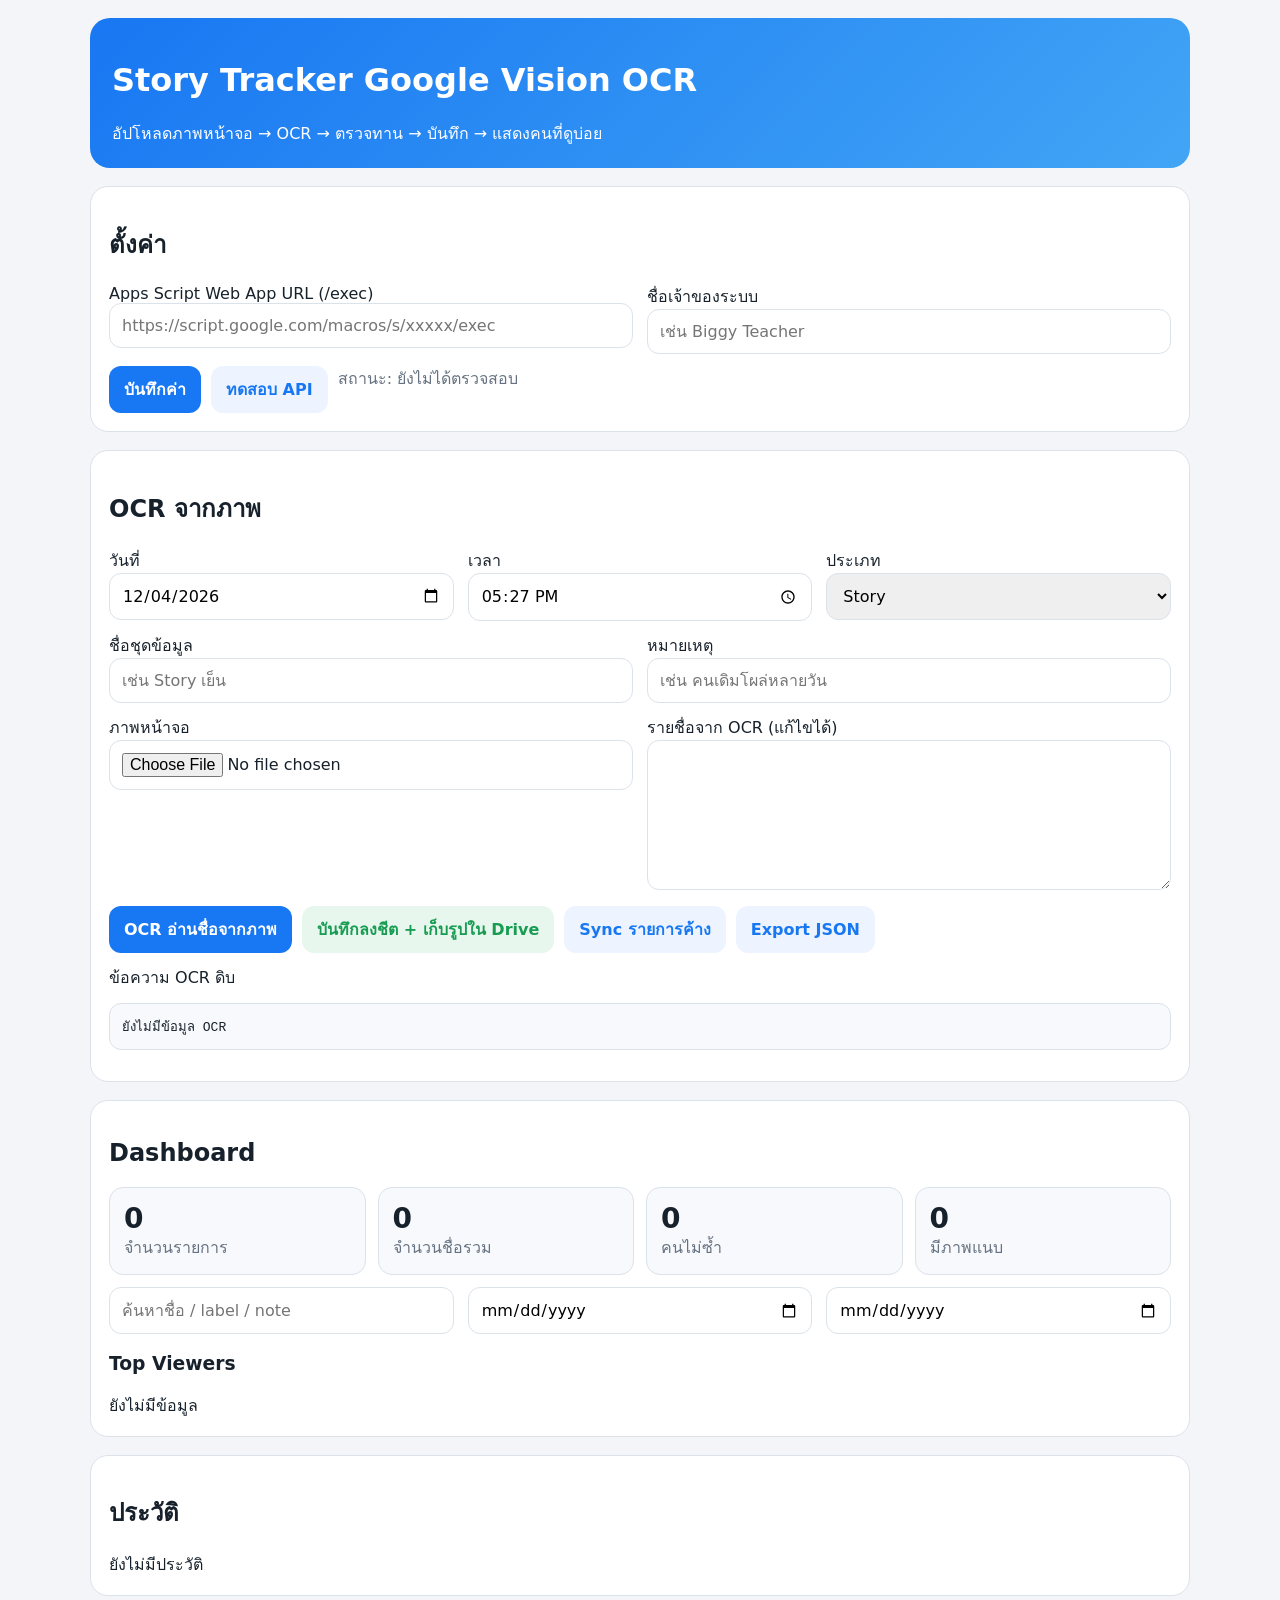
<file: index.html>
<!DOCTYPE html>
<html lang="th"><head><meta charset="UTF-8"><meta name="viewport" content="width=device-width,initial-scale=1">
<title>Story Tracker OCR</title>
<style>
body{font-family:system-ui,-apple-system,sans-serif;margin:0;background:#f3f5f8;color:#17212b}
.wrap{max-width:1100px;margin:0 auto;padding:18px}.panel{background:#fff;border:1px solid #dbe2ea;border-radius:18px;padding:18px;margin-bottom:18px}
.hero{background:linear-gradient(135deg,#1877f2,#42a5f5);color:#fff;border-radius:20px;padding:22px;margin-bottom:18px}
.grid{display:grid;gap:14px}.g2{grid-template-columns:1fr 1fr}.g3{grid-template-columns:1fr 1fr 1fr}@media(max-width:900px){.g2,.g3{grid-template-columns:1fr}}
input,select,textarea,button{font:inherit} input,select,textarea{width:100%;padding:12px;border:1px solid #dbe2ea;border-radius:12px;box-sizing:border-box}
textarea{min-height:150px} button{padding:11px 15px;border:0;border-radius:12px;cursor:pointer;font-weight:700}
.primary{background:#1877f2;color:#fff}.ghost{background:#edf4ff;color:#1877f2}.success{background:#e8f7ee;color:#179c52}
.actions{display:flex;gap:10px;flex-wrap:wrap}.muted{color:#667281}.stats{display:grid;grid-template-columns:repeat(4,1fr);gap:12px}@media(max-width:900px){.stats{grid-template-columns:1fr 1fr}}
.stat{background:#f7f9fc;border:1px solid #dbe2ea;border-radius:14px;padding:14px}.num{font-size:28px;font-weight:900}
.list{display:flex;flex-direction:column;gap:10px}.item{background:#f7f9fc;border:1px solid #dbe2ea;border-radius:14px;padding:14px;display:flex;justify-content:space-between;gap:12px;flex-wrap:wrap}
img{max-width:100%;max-height:280px;border:1px solid #dbe2ea;border-radius:12px}
pre{white-space:pre-wrap;background:#f7f9fc;border:1px solid #dbe2ea;border-radius:12px;padding:12px}
.tag{display:inline-block;background:#fff;border:1px solid #dbe2ea;border-radius:999px;padding:5px 9px;margin:4px 6px 0 0;font-size:12px}
</style></head><body><div class="wrap">
<div class="hero"><h1>Story Tracker Google Vision OCR</h1><div>อัปโหลดภาพหน้าจอ → OCR → ตรวจทาน → บันทึก → แสดงคนที่ดูบ่อย</div></div>

<div class="panel">
<h2>ตั้งค่า</h2>
<div class="grid g2">
<div><div>Apps Script Web App URL (/exec)</div><input id="apiUrl" placeholder="https://script.google.com/macros/s/xxxxx/exec"></div>
<div><div>ชื่อเจ้าของระบบ</div><input id="ownerName" placeholder="เช่น Biggy Teacher"></div>
</div>
<div class="actions" style="margin-top:12px">
<button class="primary" id="saveCfg">บันทึกค่า</button>
<button class="ghost" id="testApi">ทดสอบ API</button>
<div id="status" class="muted">สถานะ: ยังไม่ได้ตรวจสอบ</div>
</div>
</div>

<div class="panel">
<h2>OCR จากภาพ</h2>
<div class="grid g3">
<div><div>วันที่</div><input id="date" type="date"></div>
<div><div>เวลา</div><input id="time" type="time"></div>
<div><div>ประเภท</div><select id="type"><option value="story">Story</option><option value="reel">Reel</option><option value="post">Post</option><option value="other">Other</option></select></div>
</div>
<div class="grid g2" style="margin-top:12px">
<div><div>ชื่อชุดข้อมูล</div><input id="label" placeholder="เช่น Story เย็น"></div>
<div><div>หมายเหตุ</div><input id="note" placeholder="เช่น คนเดิมโผล่หลายวัน"></div>
</div>
<div class="grid g2" style="margin-top:12px">
<div><div>ภาพหน้าจอ</div><input id="image" type="file" accept="image/*"><div style="margin-top:10px"><img id="preview" style="display:none"></div></div>
<div><div>รายชื่อจาก OCR (แก้ไขได้)</div><textarea id="viewers"></textarea></div>
</div>
<div class="actions" style="margin-top:12px">
<button class="primary" id="runOcr">OCR อ่านชื่อจากภาพ</button>
<button class="success" id="saveEntry">บันทึกลงชีต + เก็บรูปใน Drive</button>
<button class="ghost" id="syncPending">Sync รายการค้าง</button>
<button class="ghost" id="exportJson">Export JSON</button>
</div>
<div style="margin-top:12px"><div>ข้อความ OCR ดิบ</div><pre id="rawText">ยังไม่มีข้อมูล OCR</pre></div>
</div>

<div class="panel">
<h2>Dashboard</h2>
<div class="stats" id="stats"></div>
<div class="grid g3" style="margin-top:12px">
<input id="search" placeholder="ค้นหาชื่อ / label / note"><input id="start" type="date"><input id="end" type="date">
</div>
<h3>Top Viewers</h3><div class="list" id="ranking"></div>
</div>

<div class="panel">
<h2>ประวัติ</h2><div class="list" id="history"></div>
</div>

<script>
const K={data:'st_gv_data',cfg:'st_gv_cfg'};
const $=id=>document.getElementById(id);
const today=()=>{const d=new Date();return `${d.getFullYear()}-${String(d.getMonth()+1).padStart(2,'0')}-${String(d.getDate()).padStart(2,'0')}`};
const nowTime=()=>{const d=new Date();return `${String(d.getHours()).padStart(2,'0')}:${String(d.getMinutes()).padStart(2,'0')}`};
const uid=()=>window.crypto?.randomUUID?.()||('id-'+Date.now()+'-'+Math.random().toString(16).slice(2));
const getJ=(k,f)=>{try{return JSON.parse(localStorage.getItem(k))??f}catch{return f}};
const setJ=(k,v)=>localStorage.setItem(k,JSON.stringify(v));
const cfg=()=>getJ(K.cfg,{apiUrl:'',ownerName:''});
const rows=()=>getJ(K.data,[]);
const esc=s=>String(s??'').replaceAll('&','&amp;').replaceAll('<','&lt;').replaceAll('>','&gt;').replaceAll('"','&quot;').replaceAll("'","&#039;");
const norm=raw=>{const m=new Map(); String(raw||'').split(/\n|,/g).map(x=>x.trim()).filter(Boolean).forEach(n=>{const k=n.toLowerCase();if(!m.has(k))m.set(k,n)}); return [...m.values()]};
const fileToB64=f=>new Promise((res,rej)=>{const r=new FileReader();r.onload=()=>res(String(r.result||''));r.onerror=rej;r.readAsDataURL(f)});
async function api(action,payload={}){const c=cfg(); if(!c.apiUrl) throw new Error('ยังไม่ได้ใส่ Web App URL'); const r=await fetch(c.apiUrl,{method:'POST',headers:{'Content-Type':'text/plain;charset=utf-8'},body:JSON.stringify({action,payload})}); const j=await r.json(); if(!j.ok) throw new Error(j.message||'API error'); return j;}
let currentImage='', currentRaw='';
function init(){ $('date').value=today(); $('time').value=nowTime(); $('apiUrl').value=cfg().apiUrl||''; $('ownerName').value=cfg().ownerName||''; render(); }
$('saveCfg').onclick=()=>{setJ(K.cfg,{apiUrl:$('apiUrl').value.trim(),ownerName:$('ownerName').value.trim()}); alert('บันทึกค่าแล้ว')};
$('testApi').onclick=async()=>{try{await api('ping',{}); $('status').textContent='สถานะ: เชื่อมต่อสำเร็จ'}catch(e){$('status').textContent='สถานะ: '+e.message}};
$('image').onchange=async(e)=>{const f=e.target.files?.[0]; if(!f) return; currentImage=await fileToB64(f); $('preview').src=currentImage; $('preview').style.display='block';};
$('runOcr').onclick=async()=>{try{ if(!currentImage) throw new Error('กรุณาเลือกภาพก่อน'); const j=await api('ocrScreenshot',{imageBase64:currentImage}); currentRaw=j.rawText||''; $('rawText').textContent=currentRaw||'ไม่พบข้อความ'; $('viewers').value=(j.candidateNames||[]).join('\n'); alert('OCR สำเร็จ พบชื่อเบื้องต้น '+((j.candidateNames||[]).length)+' รายการ'); }catch(e){alert(e.message)}};
$('saveEntry').onclick=async()=>{try{
  const viewers=norm($('viewers').value); if(!viewers.length) throw new Error('กรุณาตรวจทานรายชื่ออย่างน้อย 1 ชื่อ');
  const c=cfg();
  const entry={id:uid(),date:$('date').value||today(),time:$('time').value||nowTime(),type:$('type').value,label:$('label').value.trim()||'ไม่ได้ระบุ',note:$('note').value.trim(),viewers,ownerName:c.ownerName||'',imageBase64:currentImage,imageDriveUrl:'',imageFileId:'',ocrRawText:currentRaw,syncStatus:'pending',updatedAt:new Date().toISOString()};
  setJ(K.data,[entry,...rows()]);
  if(c.apiUrl){ const r=await api('saveEntryWithImage',{entry}); setJ(K.data, rows().map(x=>x.id===entry.id?({...x,syncStatus:'synced',imageDriveUrl:r.imageDriveUrl||'',imageFileId:r.imageFileId||''}):x)); }
  $('label').value=''; $('note').value=''; $('viewers').value=''; $('rawText').textContent='ยังไม่มีข้อมูล OCR'; $('image').value=''; $('preview').style.display='none'; currentImage=''; currentRaw=''; render(); alert('บันทึกข้อมูลแล้ว');
}catch(e){alert(e.message)}};
$('syncPending').onclick=async()=>{try{let count=0; for(const entry of rows().filter(x=>x.syncStatus!=='synced')){const r=await api('saveEntryWithImage',{entry}); count++; setJ(K.data, rows().map(x=>x.id===entry.id?({...x,syncStatus:'synced',imageDriveUrl:r.imageDriveUrl||'',imageFileId:r.imageFileId||''}):x));} render(); alert('Sync สำเร็จ '+count+' รายการ');}catch(e){alert(e.message)}};
$('exportJson').onclick=()=>{const blob=new Blob([JSON.stringify(rows(),null,2)],{type:'application/json'}); const a=document.createElement('a'); a.href=URL.createObjectURL(blob); a.download='story_tracker_google_vision_ocr.json'; a.click(); URL.revokeObjectURL(a.href);};
['search','start','end'].forEach(id=>$(id).addEventListener('input',render));
function filtered(){const q=$('search').value.trim().toLowerCase(), s=$('start').value, e=$('end').value; return rows().filter(r=>{const okQ=!q||r.viewers.some(v=>v.toLowerCase().includes(q))||String(r.label||'').toLowerCase().includes(q)||String(r.note||'').toLowerCase().includes(q); const okS=!s||r.date>=s; const okE=!e||r.date<=e; return okQ&&okS&&okE;});}
function render(){const data=filtered(); const totalEntries=data.length, totalViews=data.reduce((a,b)=>a+b.viewers.length,0), unique=new Set(data.flatMap(r=>r.viewers.map(v=>v.toLowerCase()))).size, withImage=data.filter(r=>r.imageDriveUrl||r.imageBase64).length;
 $('stats').innerHTML=[['จำนวนรายการ',totalEntries],['จำนวนชื่อรวม',totalViews],['คนไม่ซ้ำ',unique],['มีภาพแนบ',withImage]].map(([l,v])=>`<div class="stat"><div class="num">${esc(v)}</div><div class="muted">${esc(l)}</div></div>`).join('');
 const count={}, days={}, names={}; data.forEach(r=>{const seen=new Set(); r.viewers.forEach(n=>{const k=n.toLowerCase(); count[k]=(count[k]||0)+1; names[k]=names[k]||n; if(!seen.has(k)){days[k]=(days[k]||0)+1; seen.add(k)}})});
 const ranked=Object.keys(count).map(k=>({name:names[k],total:count[k],days:days[k]||0})).sort((a,b)=>b.total-a.total||b.days-a.days||a.name.localeCompare(b.name,'th'));
 $('ranking').innerHTML=ranked.length?ranked.slice(0,10).map((r,i)=>`<div class="item"><div><div style="font-weight:900">${i+1}. ${esc(r.name)}</div><div class="muted">รวม ${r.total} ครั้ง • โผล่ ${r.days} วัน</div></div><div>${r.total}</div></div>`).join(''):`<div class="empty">ยังไม่มีข้อมูล</div>`;
 $('history').innerHTML=data.length?[...data].sort((a,b)=>(b.date+b.time).localeCompare(a.date+a.time)).map(r=>`<div class="item"><div><div style="font-weight:900">${esc(r.date)} ${esc(r.time||'')} • ${esc(r.type)}</div><div class="muted">${esc(r.label||'')}${r.note?(' • '+esc(r.note)):''}</div><div class="muted">sync: ${esc(r.syncStatus||'pending')}${r.imageDriveUrl?(' • <a target="_blank" rel="noopener" href="'+esc(r.imageDriveUrl)+'">เปิดรูปใน Drive</a>'):''}</div><div>${r.viewers.map(v=>`<span class="tag">${esc(v)}</span>`).join('')}</div></div></div>`).join(''):`<div class="empty">ยังไม่มีประวัติ</div>`;
}
init();
</script></div></body></html>
</file>
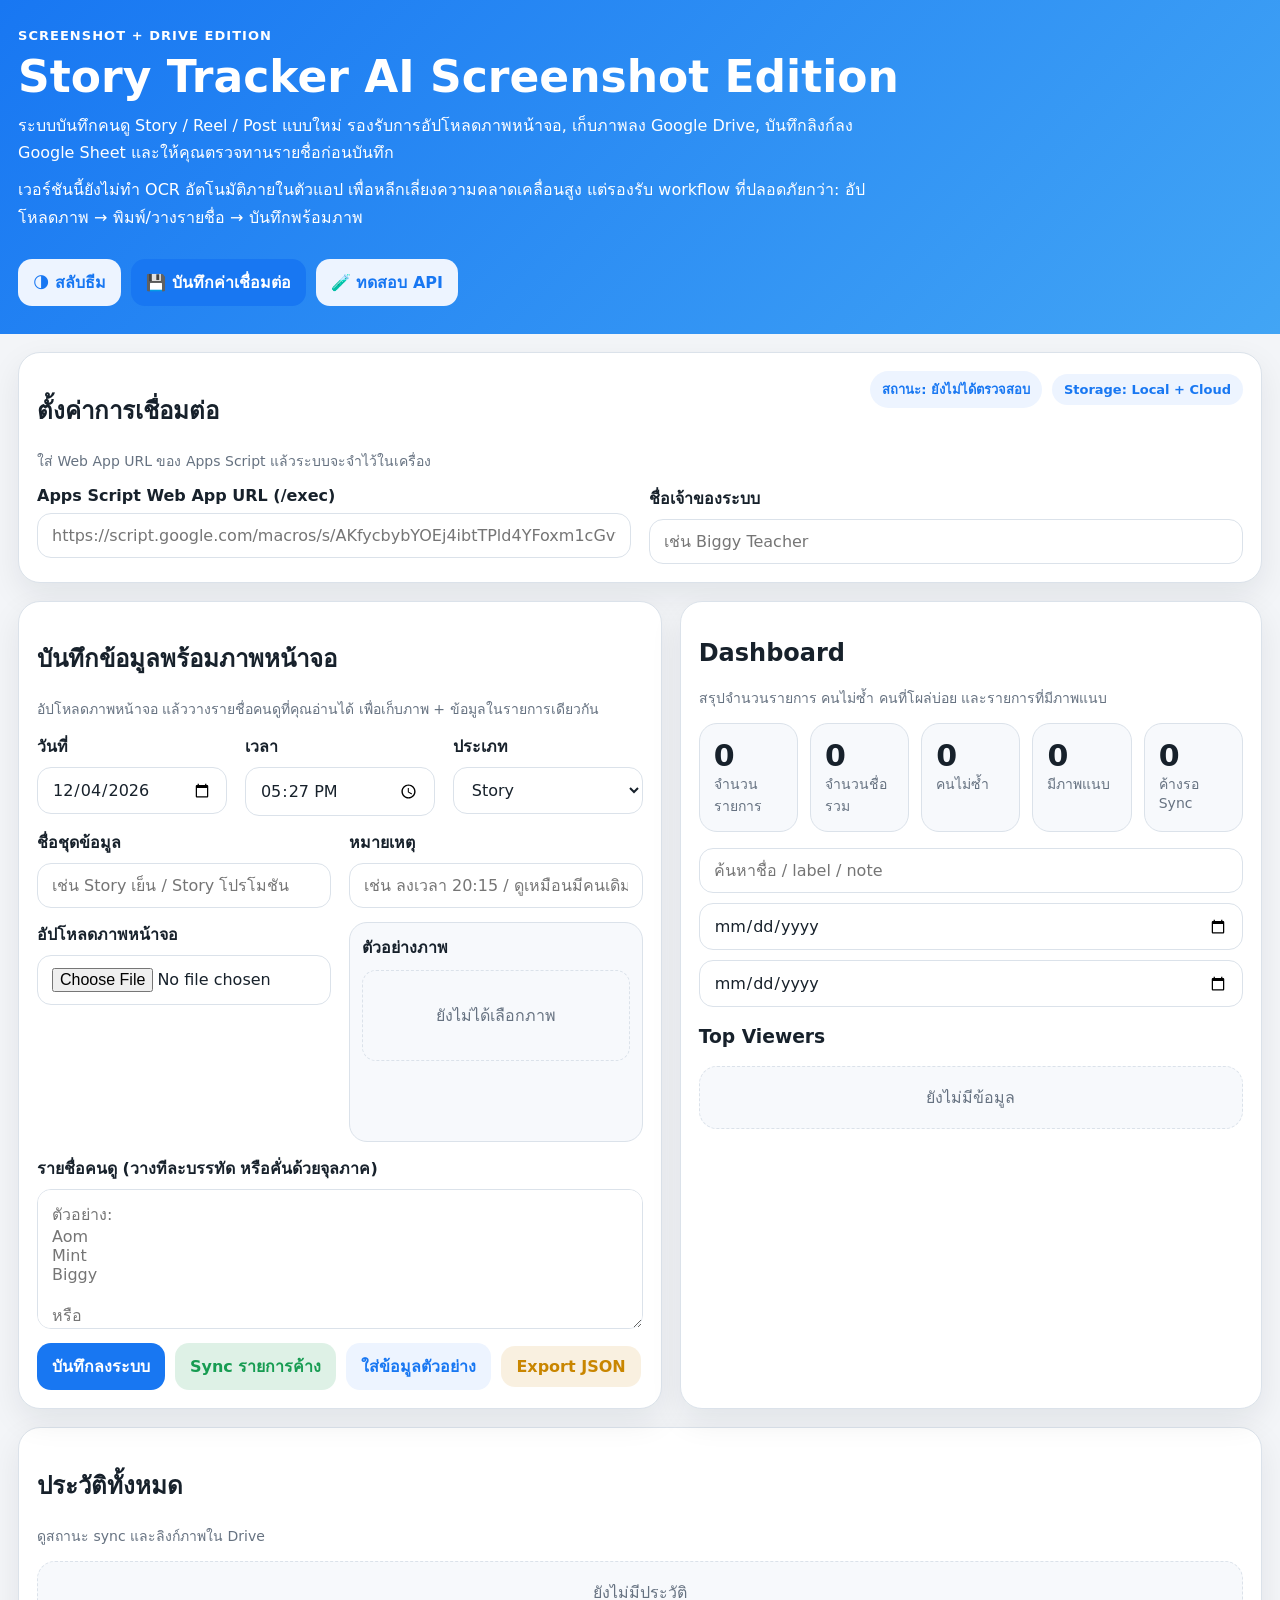
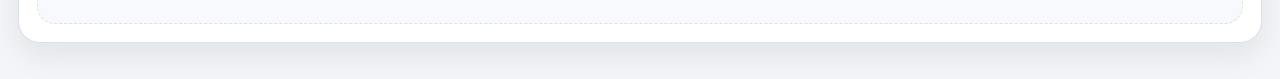
<file: frontend/index.html>
<!DOCTYPE html>
<html lang="th">
<head>
  <meta charset="UTF-8" />
  <meta name="viewport" content="width=device-width, initial-scale=1.0" />
  <title>Story Tracker Screenshot Edition</title>
  <meta name="theme-color" content="#1877f2" />
  <link rel="stylesheet" href="./assets/styles.css" />
</head>
<body data-theme="light">
  <div class="app">
    <header class="hero">
      <div class="hero__inner">
        <div>
          <p class="eyebrow">Screenshot + Drive Edition</p>
          <h1>Story Tracker AI Screenshot Edition</h1>
          <p class="hero__desc">
            ระบบบันทึกคนดู Story / Reel / Post แบบใหม่ รองรับการอัปโหลดภาพหน้าจอ,
            เก็บภาพลง Google Drive, บันทึกลิงก์ลง Google Sheet และให้คุณตรวจทานรายชื่อก่อนบันทึก
          </p>
          <p class="hero__note">
            เวอร์ชันนี้ยังไม่ทำ OCR อัตโนมัติภายในตัวแอป เพื่อหลีกเลี่ยงความคลาดเคลื่อนสูง
            แต่รองรับ workflow ที่ปลอดภัยกว่า: อัปโหลดภาพ → พิมพ์/วางรายชื่อ → บันทึกพร้อมภาพ
          </p>
        </div>
        <div class="hero__actions">
          <button id="toggleThemeBtn" class="btn btn--ghost">🌗 สลับธีม</button>
          <button id="saveConfigBtn" class="btn btn--primary">💾 บันทึกค่าเชื่อมต่อ</button>
          <button id="testBtn" class="btn btn--ghost">🧪 ทดสอบ API</button>
        </div>
      </div>
    </header>

    <main class="page">
      <section class="panel">
        <div class="panel__header">
          <div>
            <h2>ตั้งค่าการเชื่อมต่อ</h2>
            <p class="muted">ใส่ Web App URL ของ Apps Script แล้วระบบจะจำไว้ในเครื่อง</p>
          </div>
          <div class="chips">
            <span id="apiStatus" class="chip">สถานะ: ยังไม่ได้ตรวจสอบ</span>
            <span id="storageStatus" class="chip">Storage: Local + Cloud</span>
          </div>
        </div>
        <div class="grid grid--2">
          <label class="field">
            <span>Apps Script Web App URL (/exec)</span>
            <input id="apiUrl" type="url" placeholder="https://script.google.com/macros/s/AKfycbybYOEj4ibtTPld4YFoxm1cGvtmRbAnLSQezdQfT0xekdpQdq9_AJrumdvzfxxkIGOhFg/exec">
          </label>
          <label class="field">
            <span>ชื่อเจ้าของระบบ</span>
            <input id="ownerName" type="text" placeholder="เช่น Biggy Teacher">
          </label>
        </div>
      </section>

      <div class="grid grid--content">
        <section class="panel">
          <div class="panel__header">
            <div>
              <h2>บันทึกข้อมูลพร้อมภาพหน้าจอ</h2>
              <p class="muted">อัปโหลดภาพหน้าจอ แล้ววางรายชื่อคนดูที่คุณอ่านได้ เพื่อเก็บภาพ + ข้อมูลในรายการเดียวกัน</p>
            </div>
          </div>

          <form id="entryForm" class="stack">
            <div class="grid grid--3">
              <label class="field">
                <span>วันที่</span>
                <input id="entryDate" type="date">
              </label>
              <label class="field">
                <span>เวลา</span>
                <input id="entryTime" type="time">
              </label>
              <label class="field">
                <span>ประเภท</span>
                <select id="entryType">
                  <option value="story">Story</option>
                  <option value="reel">Reel / Video</option>
                  <option value="post">Post</option>
                  <option value="other">อื่น ๆ</option>
                </select>
              </label>
            </div>

            <div class="grid grid--2">
              <label class="field">
                <span>ชื่อชุดข้อมูล</span>
                <input id="entryLabel" type="text" placeholder="เช่น Story เย็น / Story โปรโมชัน">
              </label>
              <label class="field">
                <span>หมายเหตุ</span>
                <input id="entryNote" type="text" placeholder="เช่น ลงเวลา 20:15 / ดูเหมือนมีคนเดิมโผล่บ่อย">
              </label>
            </div>

            <div class="grid grid--2">
              <label class="field">
                <span>อัปโหลดภาพหน้าจอ</span>
                <input id="entryImage" type="file" accept="image/*">
              </label>
              <div class="preview-box">
                <div class="preview-box__title">ตัวอย่างภาพ</div>
                <img id="imagePreview" class="preview-box__img hidden" alt="preview">
                <div id="imagePreviewEmpty" class="empty-box">ยังไม่ได้เลือกภาพ</div>
              </div>
            </div>

            <label class="field">
              <span>รายชื่อคนดู (วางทีละบรรทัด หรือคั่นด้วยจุลภาค)</span>
              <textarea id="entryViewers" placeholder="ตัวอย่าง:
Aom
Mint
Biggy

หรือ
Aom, Mint, Biggy"></textarea>
            </label>

            <div class="actions">
              <button type="submit" class="btn btn--primary">บันทึกลงระบบ</button>
              <button id="syncBtn" type="button" class="btn btn--success">Sync รายการค้าง</button>
              <button id="demoBtn" type="button" class="btn btn--ghost">ใส่ข้อมูลตัวอย่าง</button>
              <button id="exportBtn" type="button" class="btn btn--warning">Export JSON</button>
            </div>
          </form>
        </section>

        <section class="panel">
          <div class="panel__header">
            <div>
              <h2>Dashboard</h2>
              <p class="muted">สรุปจำนวนรายการ คนไม่ซ้ำ คนที่โผล่บ่อย และรายการที่มีภาพแนบ</p>
            </div>
          </div>
          <div id="statsGrid" class="stats"></div>
          <div class="toolbar">
            <input id="searchInput" placeholder="ค้นหาชื่อ / label / note">
            <input id="startDate" type="date">
            <input id="endDate" type="date">
          </div>
          <h3>Top Viewers</h3>
          <div id="rankingList" class="list"></div>
        </section>
      </div>

      <section class="panel">
        <div class="panel__header">
          <div>
            <h2>ประวัติทั้งหมด</h2>
            <p class="muted">ดูสถานะ sync และลิงก์ภาพใน Drive</p>
          </div>
        </div>
        <div id="historyList" class="list"></div>
      </section>
    </main>
  </div>

  <script type="module" src="./assets/app.js"></script>
</body>
</html>
</file>
<file: frontend/assets/styles.css>
:root{
  --bg:#f3f5f8; --surface:#ffffff; --soft:#f7f9fc; --text:#17212b; --muted:#667281;
  --primary:#1877f2; --primary-dark:#0f5fd1; --success:#179c52; --warning:#c98600; --danger:#d9304f;
  --border:#dbe2ea; --chip:#edf4ff; --shadow:0 12px 32px rgba(17,24,39,.08);
}
[data-theme="dark"]{
  --bg:#16181c; --surface:#24262b; --soft:#1d1f23; --text:#eef3f9; --muted:#aab5c2;
  --primary:#2d88ff; --primary-dark:#1b74e4; --success:#31c96c; --warning:#f5b936; --danger:#ff6e86;
  --border:#3a3d43; --chip:#223247; --shadow:0 12px 32px rgba(0,0,0,.34);
}
*{box-sizing:border-box}
html,body{margin:0;padding:0}
body{font-family:system-ui,-apple-system,"Segoe UI",Roboto,"Noto Sans Thai",sans-serif;background:var(--bg);color:var(--text)}
button,input,select,textarea{font:inherit}
.app{min-height:100vh}
.hero{background:linear-gradient(135deg,var(--primary),#42a5f5);color:#fff;padding:28px 18px}
.hero__inner{max-width:1280px;margin:0 auto;display:flex;justify-content:space-between;gap:18px;flex-wrap:wrap;align-items:flex-start}
.eyebrow{margin:0 0 8px;font-size:13px;font-weight:800;letter-spacing:.08em;text-transform:uppercase}
.hero h1{margin:0 0 10px;font-size:clamp(28px,4vw,44px)}
.hero__desc,.hero__note{margin:0 0 10px;max-width:860px;line-height:1.7}
.hero__actions,.actions,.chips,.toolbar{display:flex;gap:10px;flex-wrap:wrap;align-items:center}
.page{max-width:1280px;margin:0 auto;padding:18px}
.panel{background:var(--surface);border:1px solid var(--border);border-radius:22px;box-shadow:var(--shadow);padding:18px;margin-bottom:18px}
.panel__header{display:flex;justify-content:space-between;gap:12px;flex-wrap:wrap;align-items:flex-start;margin-bottom:14px}
.grid{display:grid;gap:18px}
.grid--content{grid-template-columns:1.05fr .95fr}
.grid--2{grid-template-columns:repeat(2,minmax(0,1fr))}
.grid--3{grid-template-columns:repeat(3,minmax(0,1fr))}
@media (max-width:1060px){.grid--content,.grid--2,.grid--3{grid-template-columns:1fr}}
.field{display:flex;flex-direction:column;gap:8px}
.field span{font-weight:700}
input,select,textarea{width:100%;padding:12px 14px;border:1px solid var(--border);border-radius:14px;background:var(--surface);color:var(--text);outline:none}
textarea{min-height:140px;resize:vertical}
input:focus,select:focus,textarea:focus{border-color:var(--primary);box-shadow:0 0 0 4px rgba(24,119,242,.15)}
.stack{display:flex;flex-direction:column;gap:14px}
.btn{border:none;border-radius:14px;padding:11px 15px;font-weight:800;cursor:pointer}
.btn--primary{background:var(--primary);color:#fff}
.btn--primary:hover{background:var(--primary-dark)}
.btn--ghost{background:var(--chip);color:var(--primary)}
.btn--success{background:rgba(23,156,82,.14);color:var(--success)}
.btn--warning{background:rgba(201,134,0,.12);color:var(--warning)}
.chip{display:inline-flex;align-items:center;padding:8px 12px;border-radius:999px;background:var(--chip);font-size:13px;font-weight:800;color:var(--primary)}
.muted{margin:0;color:var(--muted);font-size:14px}
.preview-box{border:1px solid var(--border);border-radius:18px;background:var(--soft);padding:12px;min-height:220px}
.preview-box__title{font-weight:800;margin-bottom:10px}
.preview-box__img{width:100%;max-height:320px;object-fit:contain;border-radius:12px;border:1px solid var(--border);background:#00000008}
.hidden{display:none!important}
.empty-box{padding:32px 14px;text-align:center;color:var(--muted);border:1px dashed var(--border);border-radius:14px}
.stats{display:grid;grid-template-columns:repeat(5,minmax(0,1fr));gap:12px;margin-bottom:16px}
@media (max-width:980px){.stats{grid-template-columns:repeat(2,1fr)}}
@media (max-width:560px){.stats{grid-template-columns:1fr}}
.stat-card{padding:14px;border:1px solid var(--border);border-radius:18px;background:var(--soft)}
.stat-value{font-size:30px;font-weight:900}
.stat-label{font-size:14px;color:var(--muted)}
.list{display:flex;flex-direction:column;gap:12px}
.row-card{display:flex;justify-content:space-between;gap:12px;flex-wrap:wrap;align-items:flex-start;padding:14px;border:1px solid var(--border);border-radius:18px;background:var(--soft)}
.row-title{font-weight:900;margin-bottom:6px}
.row-meta{font-size:13px;color:var(--muted);line-height:1.55}
.tags{display:flex;flex-wrap:wrap;gap:8px;margin-top:10px}
.tag{padding:6px 10px;border-radius:999px;background:var(--surface);border:1px solid var(--border);font-size:12px}
.badge{display:inline-flex;align-items:center;padding:7px 10px;border-radius:999px;font-size:12px;font-weight:800;background:var(--chip);color:var(--primary)}
.empty{padding:18px;border:1px dashed var(--border);border-radius:18px;background:var(--soft);text-align:center;color:var(--muted)}
</file>
